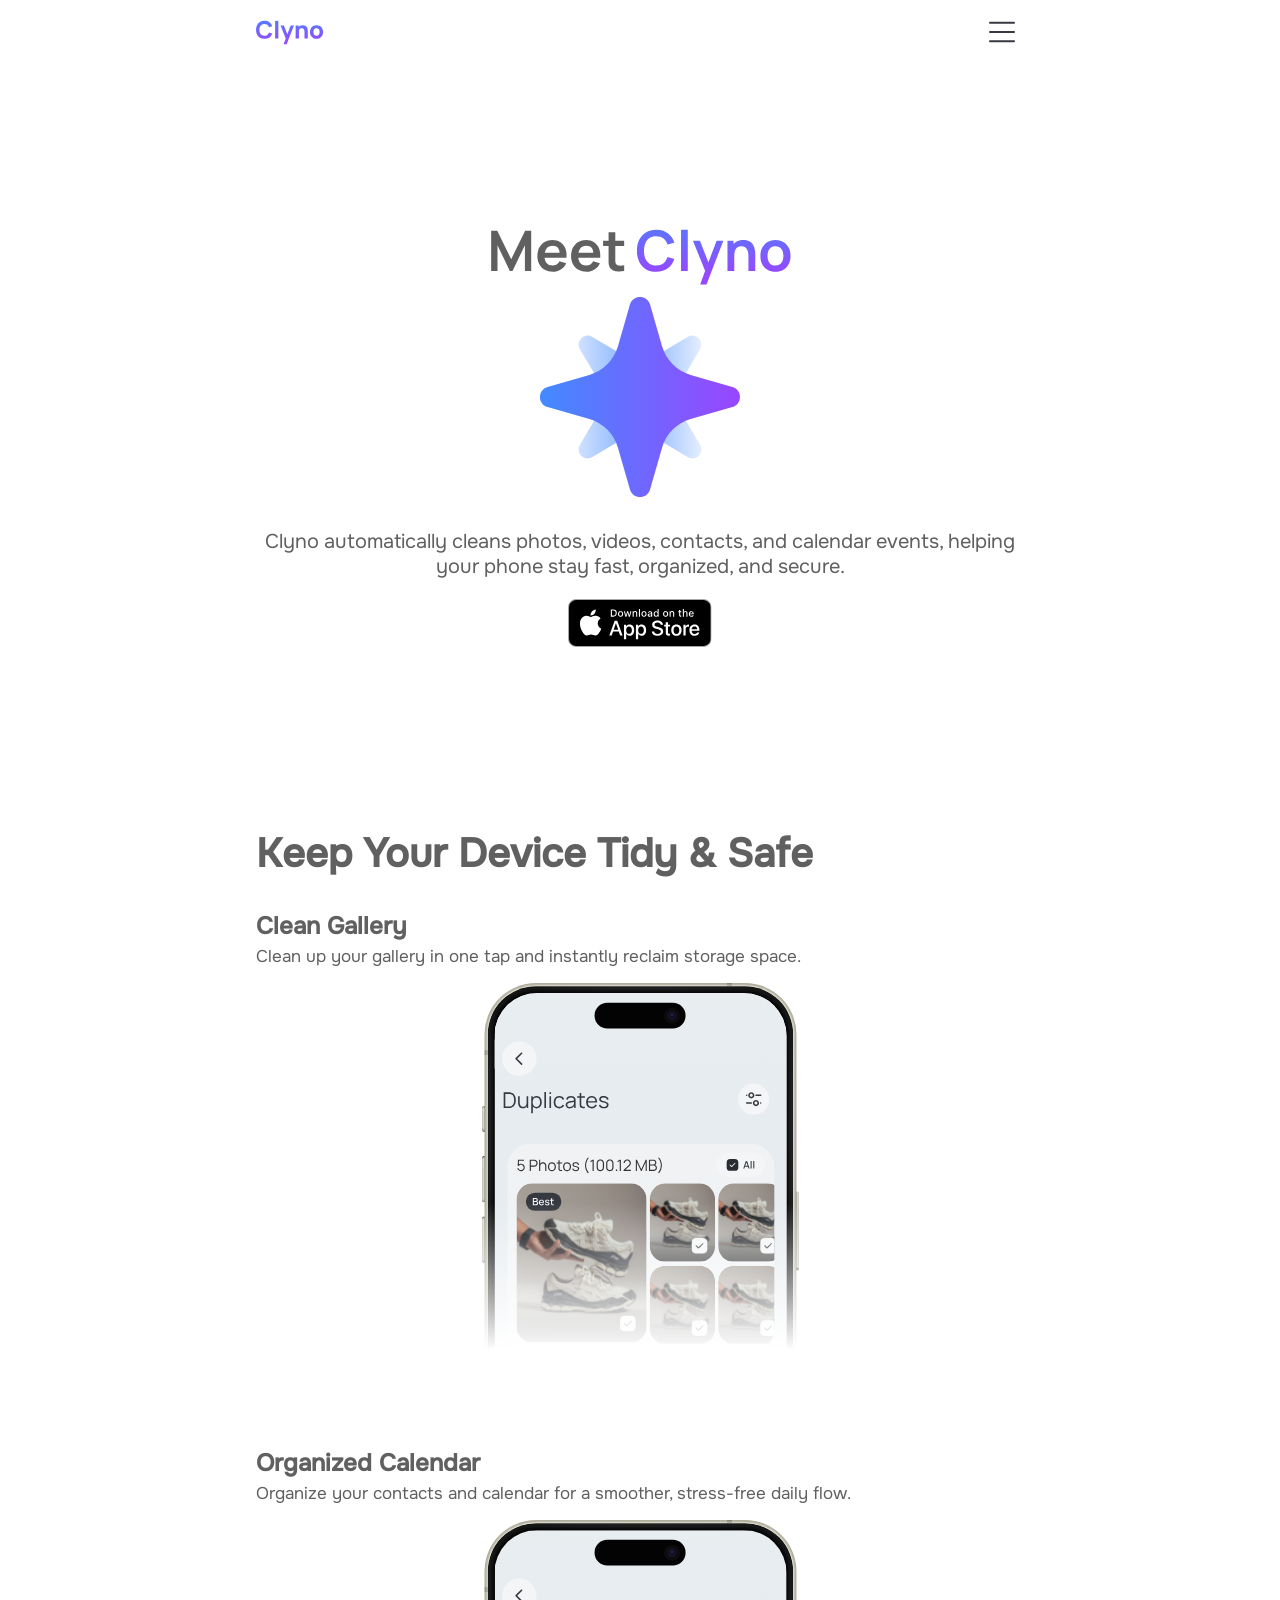
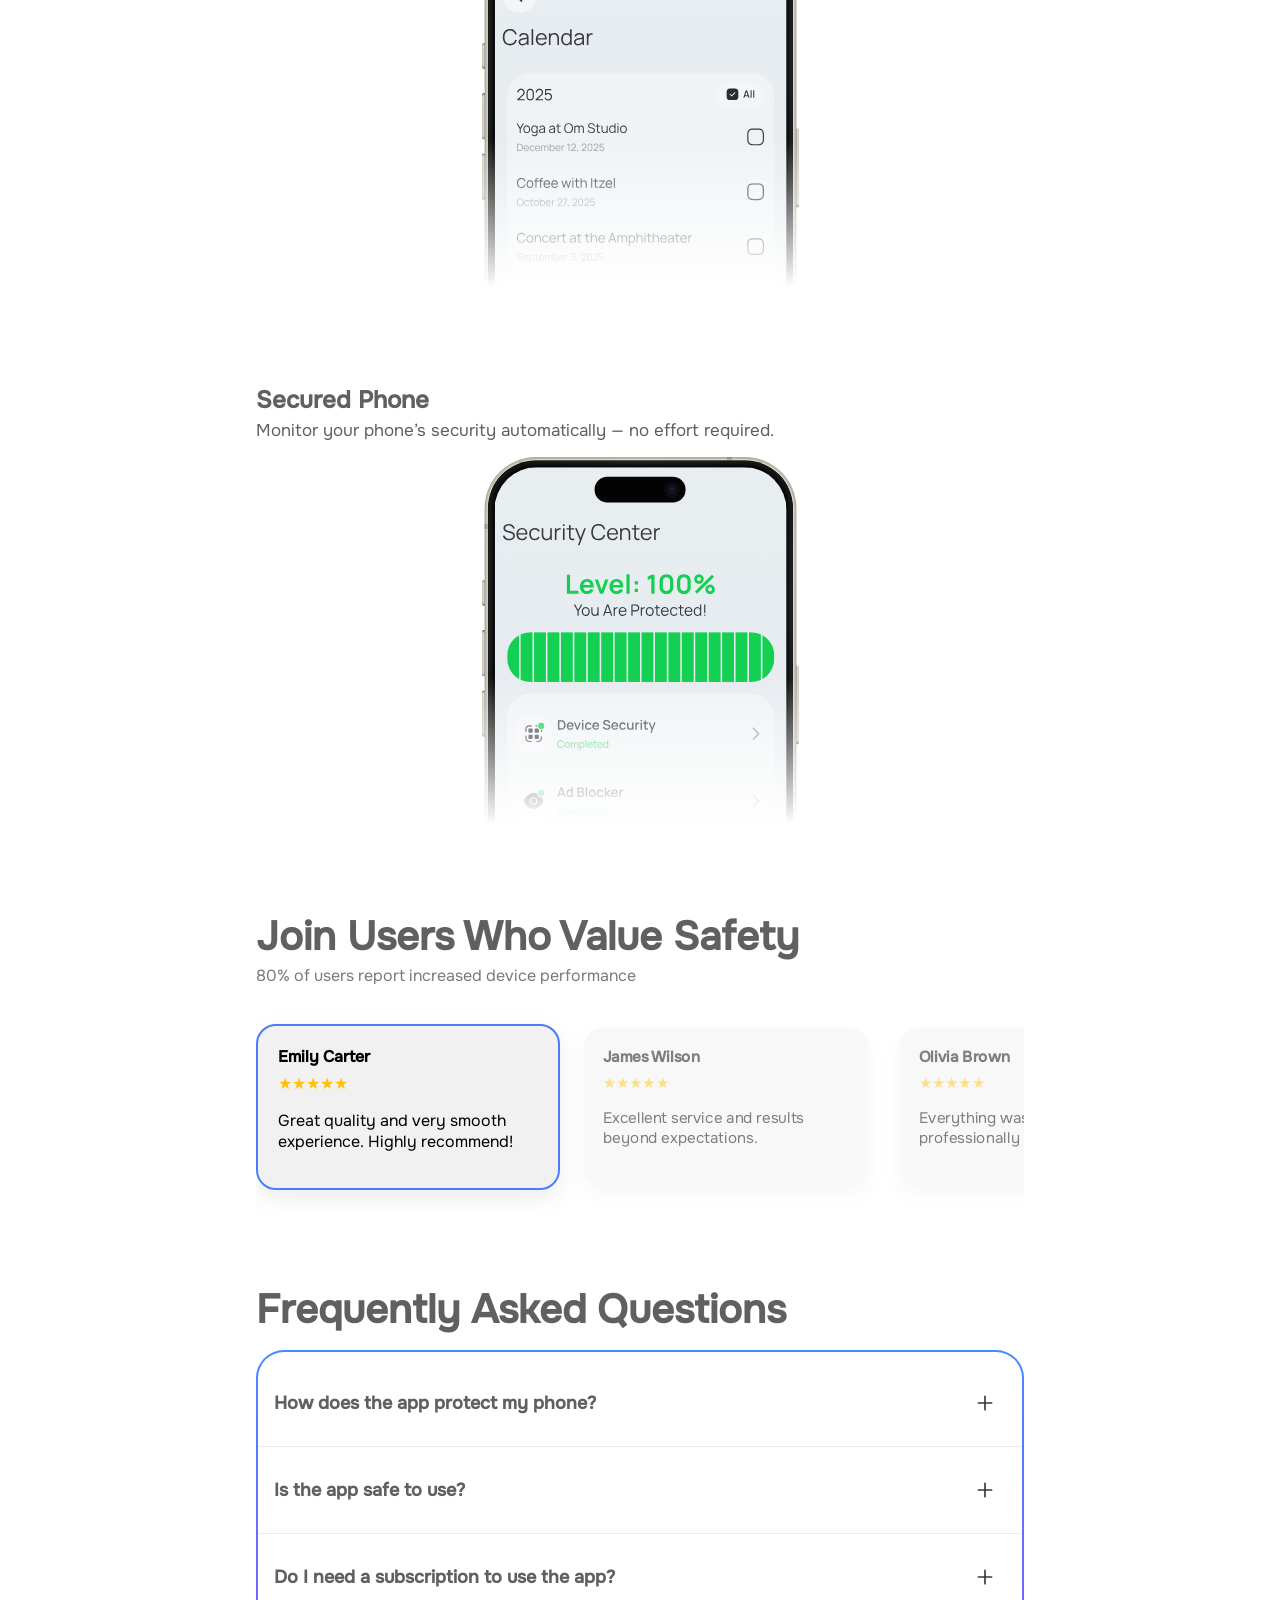
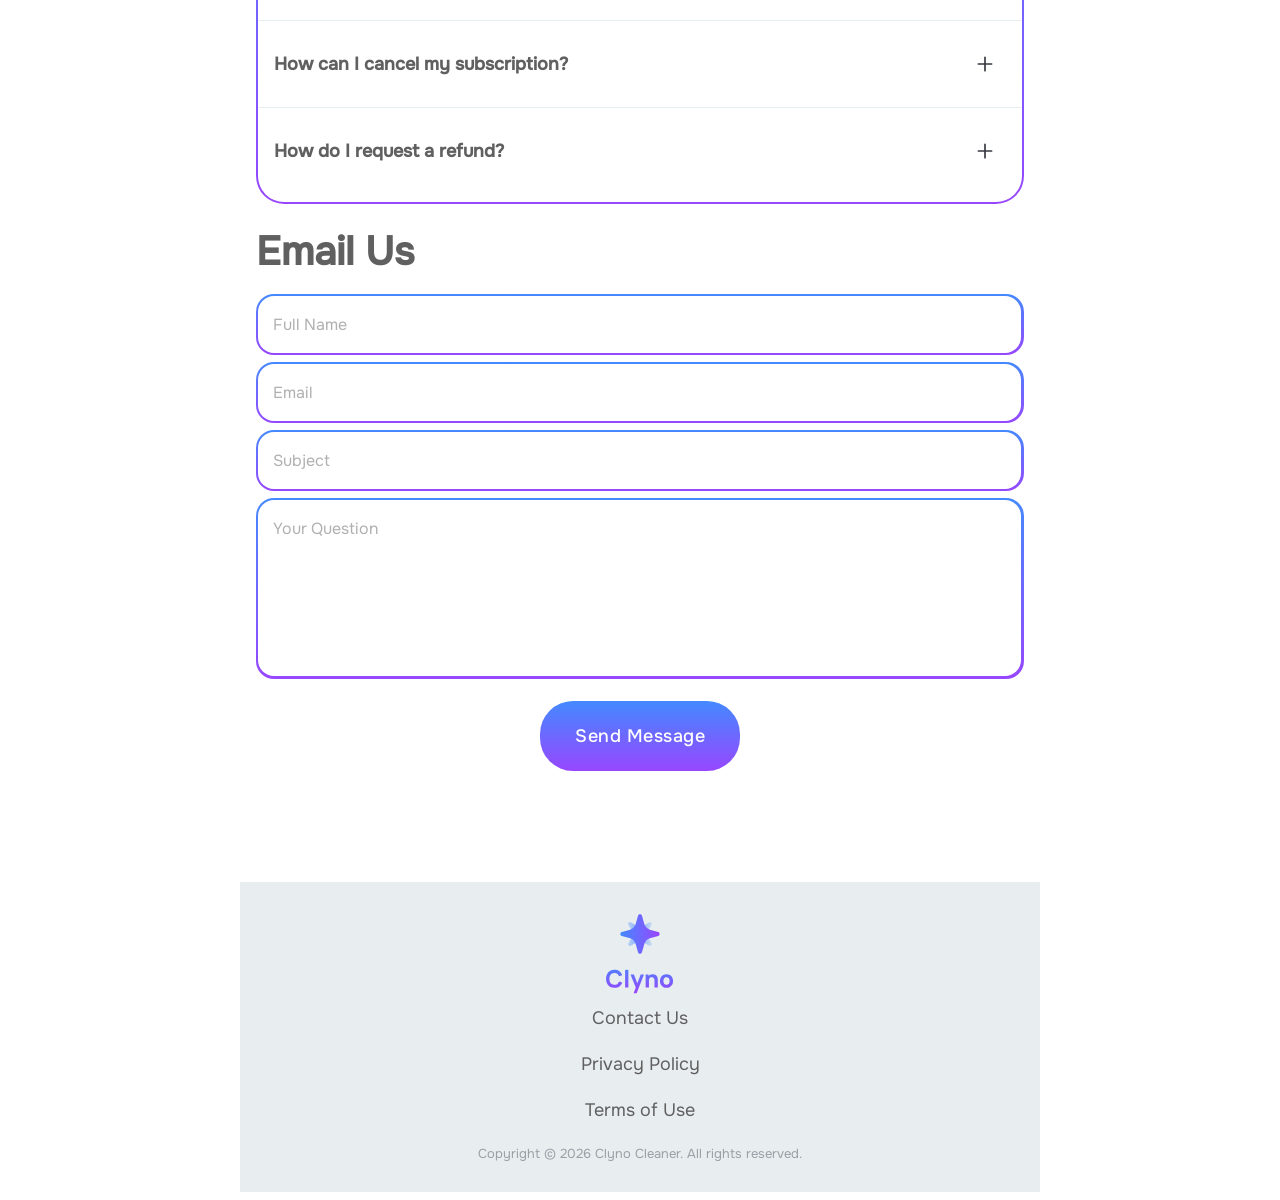
<file: index.html>
<!doctype html>
<html lang="en">

<head>
    <meta charset="UTF-8">
    <meta name="viewport"
        content="width=device-width, user-scalable=no, initial-scale=1.0, maximum-scale=1.0, minimum-scale=1.0">
    <meta http-equiv="X-UA-Compatible" content="ie=edge">
    <link rel="stylesheet" href="css/style.css">
    <title>Clyno</title>
    <link rel="icon" type="image/svg" href="assets/img/applogo_clyno.svg">
</head>

<body>
    <header class="header header-home">
        <div class="container">
            <div class="header-content">
                <a href="index.html" class="logo">
                    <img src="assets/img/Logo.svg" alt="logo">   
                </a>
                <div class="navigation-panel">
                    <nav class="nav">
                        <div class="nav-header">
                            
                          <span class="nav-cross" id="close-nav">
                                <img width="44" height="44" viewBox="0 0 44 44" fill="none"
                                                    src="assets/img/close-nav.svg">
                            </span>
                        </div>

                        <div class="nav-inner">
                            <ul class="nav-list">
                                <li><a href="#FAQ">Frequently Asked Questions</a></li>
                                <li><a href="#Informations">How Does It Work?</a></li>
                                <li><a href="#EmailUs">Contact Us</a></li>
                                <li><a href="clyno_privacy.html">Privacy Policy</a></li>
                                <li><a href="clyno_terms.html">Terms of Use</a></li>
                            </ul>
                        </div>
                    </nav>
                        <div class="nav-overlay" id="nav-overlay"></div>
                        <div class="nav-sandwich" id="nav-sandwich">
                        <img width="32" height="32" viewBox="0 0 32 32" fill="none"
                                src="assets/img/menu-icon-app.svg">
                        </div>
                </div>
            </div>
        </div>
    </header>
    
    <main class="main">
            <div class="container">
                <div class="main-content">
                    <div class="main-banner">
                        
                        <div class="main-banner-img">
                            <img src="assets/img/headline.svg" alt="iphone-img">
                            <img width="224" height="224" src="assets/img/icon-clyno.svg" alt="main-icon-img">
                        </div>
                        <p class="main-description">
                            Clyno automatically cleans photos, videos, contacts, and calendar events, helping your phone stay fast, organized, and secure.
                        </p>
                       <a href="https://apps.apple.com/app/clean-up-storage-clyno/id6759325448"><img src="assets/img/Download_on_the_App_Store.svg" alt="iphone-img"></a>
                    </div>
                </div>
            </div>
        </main>
        
        <section class="info-bloсk" id="Informations">
            <div class="container">
                
                <div class="info-bloсk-content">
                    <h2 class="section-title">
                        Keep Your Device Tidy & Safe
                    </h2>
                    <div class="info-bloсk-list">                       
                        
                            <div class="info-bloсk-card-text">
                                <h3 class="section-subtitle">
                                    Clean Gallery
                                </h3>
                             Clean up your gallery in one tap and instantly reclaim storage space.
                            </div>
                        <div class="info-bloсk-card">
                            
                            <div class="image-info">
                                <img src="assets/img/iPhone-1.svg" alt="">
                            </div>
                        
                            
                        </div>
                                                                   
                    </div>
                </div>
            </div>
        </section>
<section class="info-bloсk">
            <div class="container">
                
                <div class="info-bloсk-content">
                    
                    <div class="info-bloсk-list">                       
                        
                            <div class="info-bloсk-card-text">
                                <h3 class="section-subtitle">
                                    Organized Calendar
                                </h3>
                             Organize your contacts and calendar for a smoother, stress-free daily flow.
                            </div>
                        <div class="info-bloсk-card">
                            
                            <div class="image-info">
                                <img src="assets/img/iPhone-2.svg" alt="img">
                            </div>
                        
                            
                        </div>
                                                                   
                    </div>
                </div>
            </div>
        </section>
<section class="info-bloсk">
            <div class="container">
                
                <div class="info-bloсk-content">
                    
                    <div class="info-bloсk-list">                       
                        
                            <div class="info-bloсk-card-text">
                                <h3 class="section-subtitle">
                                    Secured Phone
                                </h3>
                             Monitor your phone’s security automatically — no effort required.
                            </div>
                        <div class="info-bloсk-card">
                            
                            <div class="image-info">
                                <img src="assets/img/iPhone-3.svg" alt="img">
                            </div>
                        
                            
                        </div>
                                                                   
                    </div>
                </div>
            </div>
        </section>
    
    <section class="reviews">
  <div class="container">
    <h2 class="section-title center">Join Users Who Value Safety</h2>
    <p class="reviews-subtitle">80% of users report increased device performance</p>

    <div class="reviews-slider">
      <div class="review-card active">
        <div class="review-name">Emily Carter</div>
        <div class="review-stars">★★★★★</div>
        <p>Great quality and very smooth experience. Highly recommend!</p>
      </div>

      <div class="review-card">
        <div class="review-name">James Wilson</div>
        <div class="review-stars">★★★★★</div>
        <p>Excellent service and results beyond expectations.</p>
      </div>

      <div class="review-card">
        <div class="review-name">Olivia Brown</div>
        <div class="review-stars">★★★★★</div>
        <p>Everything was easy, clear, and professionally done.</p>
      </div>
    </div>
  </div>
</section>
    
    
       <section class="faq" id="FAQ">
            <div class="container">
                <div class="faq-content">
                    <h2 class="section-title">
                        Frequently Asked Questions
                    </h2>
                    <div class="faq-frame">
                    <div class="faq-list">
                        <div class="faq-el">
                            <div class="faq-el-head">
                                <div class="faq-el-head-text">
                                    How does the app protect my phone?
                                </div>
                                <div class="faq-el-head-itm">
                                    
                                  <span class="faq-el-head-itm-plus">
  <img src="assets/img/Component-plus.svg" alt="open">
</span>

<span class="faq-el-head-itm-minus">
  <img src="assets/img/Component-minus.svg" alt="close">
</span>
                                    
                                </div>
                            </div>
                            <div class="faq-el-body">
                                <p class="faq-el-text">
                                   The app protects your phone by constantly monitoring it for potential threats, blocking malicious websites and apps, and warning you about suspicious activity. It helps keep your personal data safe, improves overall security, and ensures your device runs smoothly without unnecessary risks.
                                </p>
                            </div>
                        </div>
                        <div class="faq-el">
                            <div class="faq-el-head">
                                <div class="faq-el-head-text">
                                    Is the app safe to use?
                                </div>
                                <div class="faq-el-head-itm">
                                    
                                    <span class="faq-el-head-itm-plus">
  <img src="assets/img/Component-plus.svg" alt="open">
</span>

<span class="faq-el-head-itm-minus">
  <img src="assets/img/Component-minus.svg" alt="close">
</span>
                                    
                                </div>
                            </div>
                            <div class="faq-el-body">
                                <p class="faq-el-text">
                                    Yes, the app is safe to use. It follows strict security and privacy standards, does not access personal data without permission, and works in the background to protect your device without affecting performance.
                                </p>
                            </div>
                        </div>
                        
                        <div class="faq-el">
                            <div class="faq-el-head">
                                <div class="faq-el-head-text">
                                    Do I need a subscription to use the app?
                                </div>
                                <div class="faq-el-head-itm">
                                    
                                    <span class="faq-el-head-itm-plus">
  <img src="assets/img/Component-plus.svg" alt="open">
</span>

<span class="faq-el-head-itm-minus">
  <img src="assets/img/Component-minus.svg" alt="close">
</span>
                                    
                                </div>
                            </div>
                            <div class="faq-el-body">
                                <p class="faq-el-text">
                                   It depends on the features you want. The app can be used for free with basic protection, but a subscription may be required to unlock advanced features and premium support.
                                </p>
                            </div>
                        </div>

                        <div class="faq-el">
                            <div class="faq-el-head">
                                <div class="faq-el-head-text">
                                   How can I cancel my subscription?
                                </div>
                                <div class="faq-el-head-itm">
                                    
                                    <span class="faq-el-head-itm-plus">
  <img src="assets/img/Component-plus.svg" alt="open">
</span>

<span class="faq-el-head-itm-minus">
  <img src="assets/img/Component-minus.svg" alt="close">
</span>
                                    
                                </div>
                            </div>
                            <div class="faq-el-body">
                                <p class="faq-el-text">
                                    To cancel your subscription, go to your account settings in the app, find the “Subscriptions” or “Billing” section, and select “Cancel Subscription.” Follow the on-screen instructions to complete the cancellation. You may also be able to cancel through the app store (Apple App Store) that you used to subscribe. If you need help, contact customer support.
                                </p>
                            </div>
                        </div>
                        
                        <div class="faq-el">
                            <div class="faq-el-head">
                                <div class="faq-el-head-text">
                                    How do I request a refund?
                                </div>
                                <div class="faq-el-head-itm">
                                    
                                    <span class="faq-el-head-itm-plus">
  <img src="assets/img/Component-plus.svg" alt="open">
</span>

<span class="faq-el-head-itm-minus">
  <img src="assets/img/Component-minus.svg" alt="close">
</span>
                                    
                                </div>
                            </div>
                            
                            <div class="faq-el-body">
                                <p class="faq-el-text">
                                    To request a refund, go to the Support or Help section in the app or on the website, then submit a refund request with your order or subscription details and a brief reason for the request. If you purchased through the Apple App Store, you may need to request the refund directly through your app store account purchase history. Follow the instructions provided there to submit your request. If you need help, contact customer support for assistance.
                                </p>
                            </div>
                        </div>
                        
                    </div>
                        </div>
                </div>
            </div>
        </section>
        
        <section class="form-block" id="EmailUs">
            <div class="container">
                <h2 class="section-title-forms">
                    Email Us
                </h2>
                
                <form action="https://api.web3forms.com/submit" class="form" method="POST">
                    <input type="hidden" name="access_key" value="c76c38e9-58e8-477c-aebf-646b573f2ac4">
                    <input type="hidden" name="redirect" value="https://web3forms.com/success" />
                    <div class="form-group">
                        <input type="text" name="name" placeholder="Full Name" required>
                    </div>
                    <div class="form-group">
                        <input type="email" name="email" placeholder="Email" required>
                    </div>
                    <div class="form-group">
                        <input type="text" name="title" placeholder="Subject" required>
                    </div>
                    <div class="form-group">
                        <textarea name="description" placeholder="Your Question" required></textarea>
                    </div>
                    <div class="form-button">
                        <button type="submit">Send Message</button>
                    </div>
                </form>
                
            </div>
        </section>
        
        <footer class="footer">
            <div class="container-footer">
                <div class="footer-content">
                    <a href="index.html" class="logo">
                        <img src="assets/img/applogo_clyno.svg" alt="logo">
                        
                    </a>
                    <a href="index.html" class="logo">
                    <img src="assets/img/Logo.svg" alt="logo">
                        </a>
                    <nav class="footer-nav">
                        <ul class="footer-list">
                            <li><a href="#form">Contact Us</a></li>
                            <li><a href="clyno_privacy.html">Privacy Policy</a></li>
                            <li><a href="clyno_terms.html">Terms of Use</a></li>
                        </ul>
                    </nav>
                    
                </div>
                <div class="copy-text">
                    Copyright © <script>document.write(new Date().getFullYear());</script> Clyno Cleaner. All rights reserved.
                </div>
            </div>
        </footer>
        
    


    <script src="https://code.jquery.com/jquery-3.7.1.js"
        integrity="sha256-eKhayi8LEQwp4NKxN+CfCh+3qOVUtJn3QNZ0TciWLP4=" crossorigin="anonymous"></script>
    <script src="https://web3forms.com/client/script.js" async defer></script>
    <script src="js/main.js"></script>
</body>
</html>
</file>
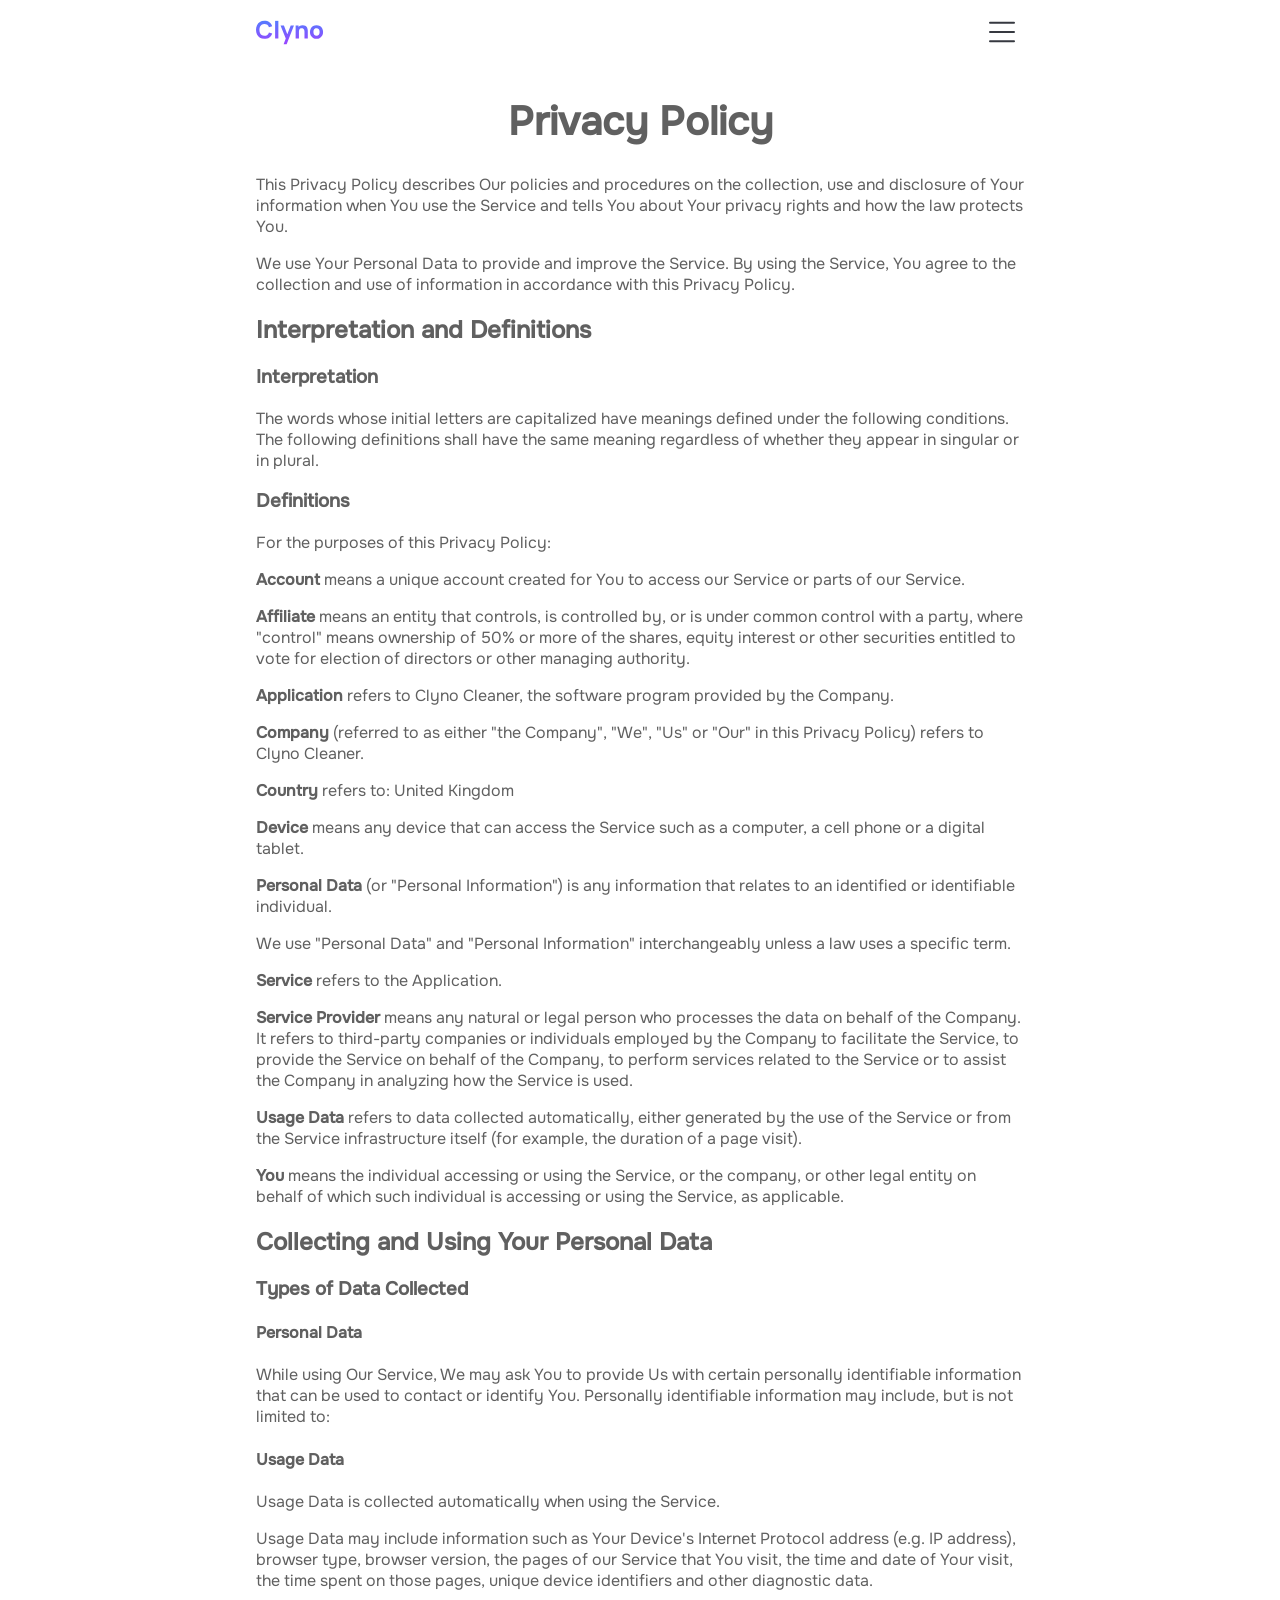
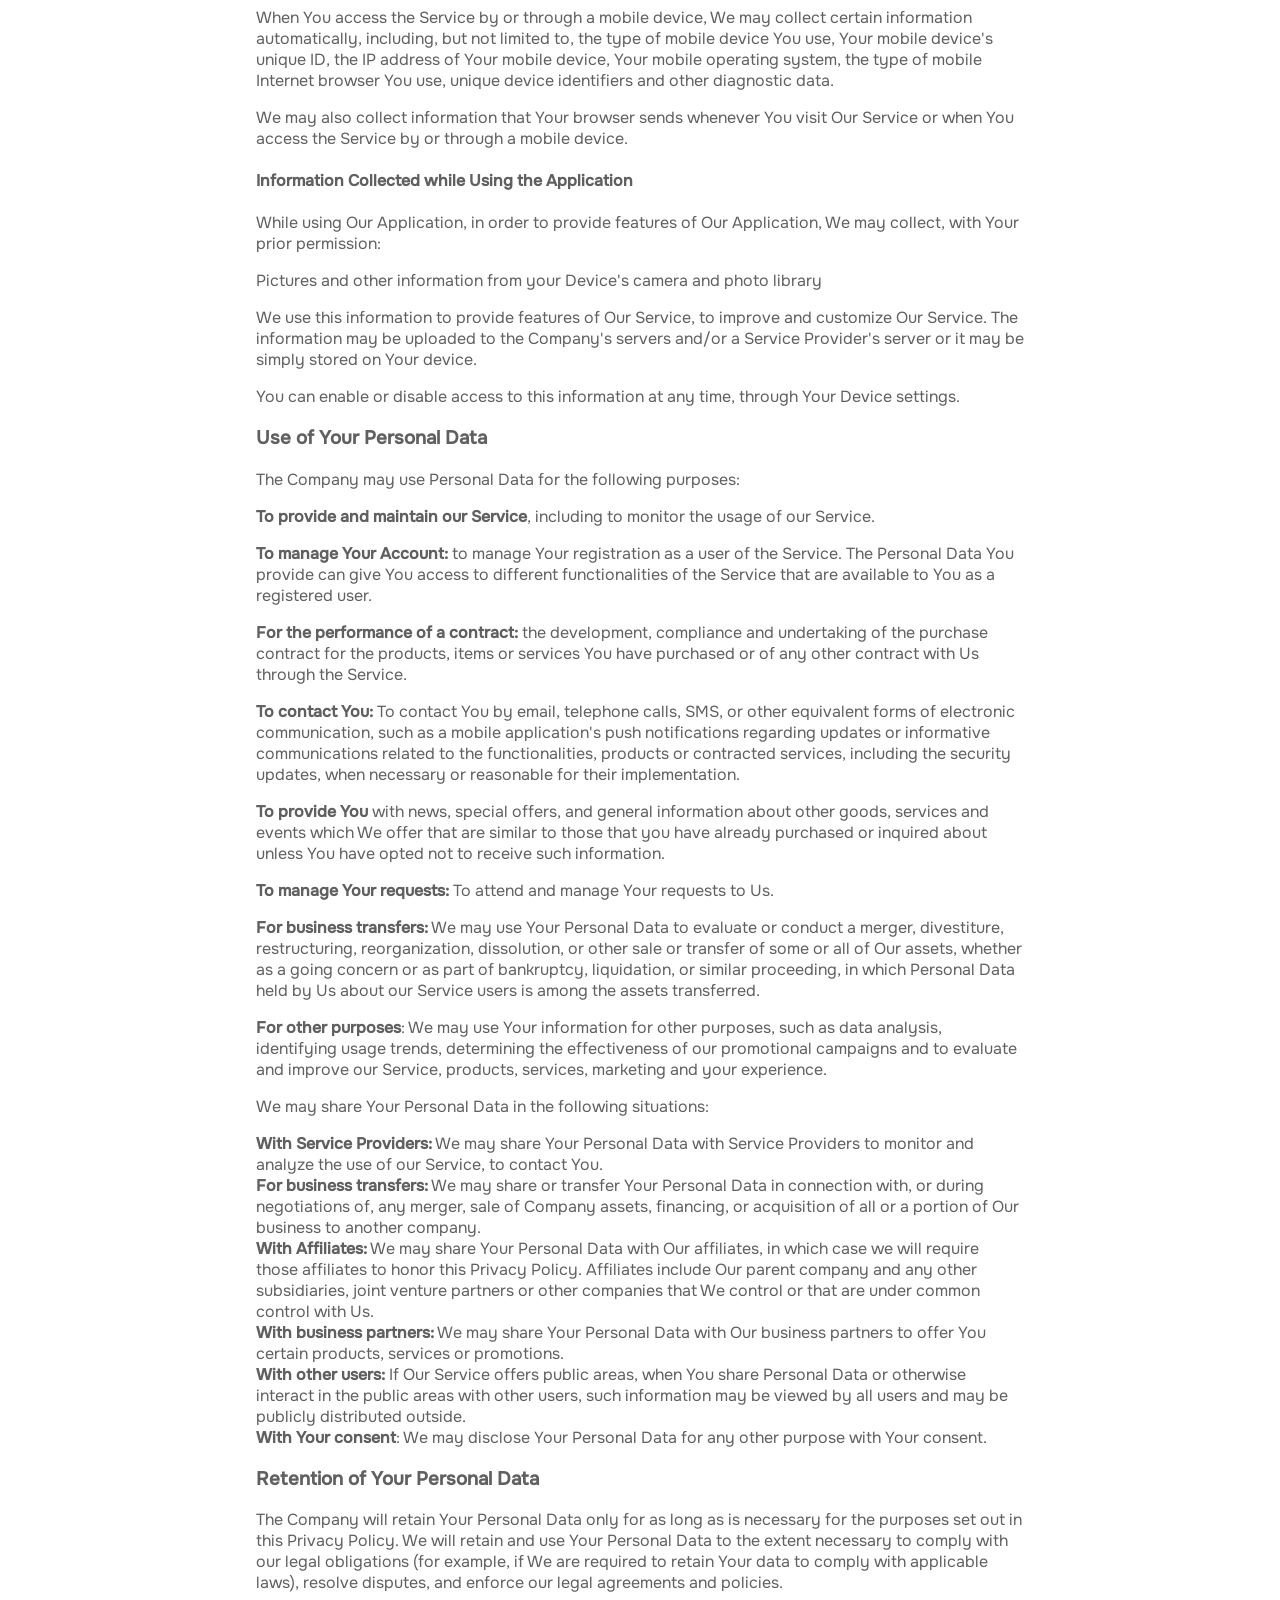
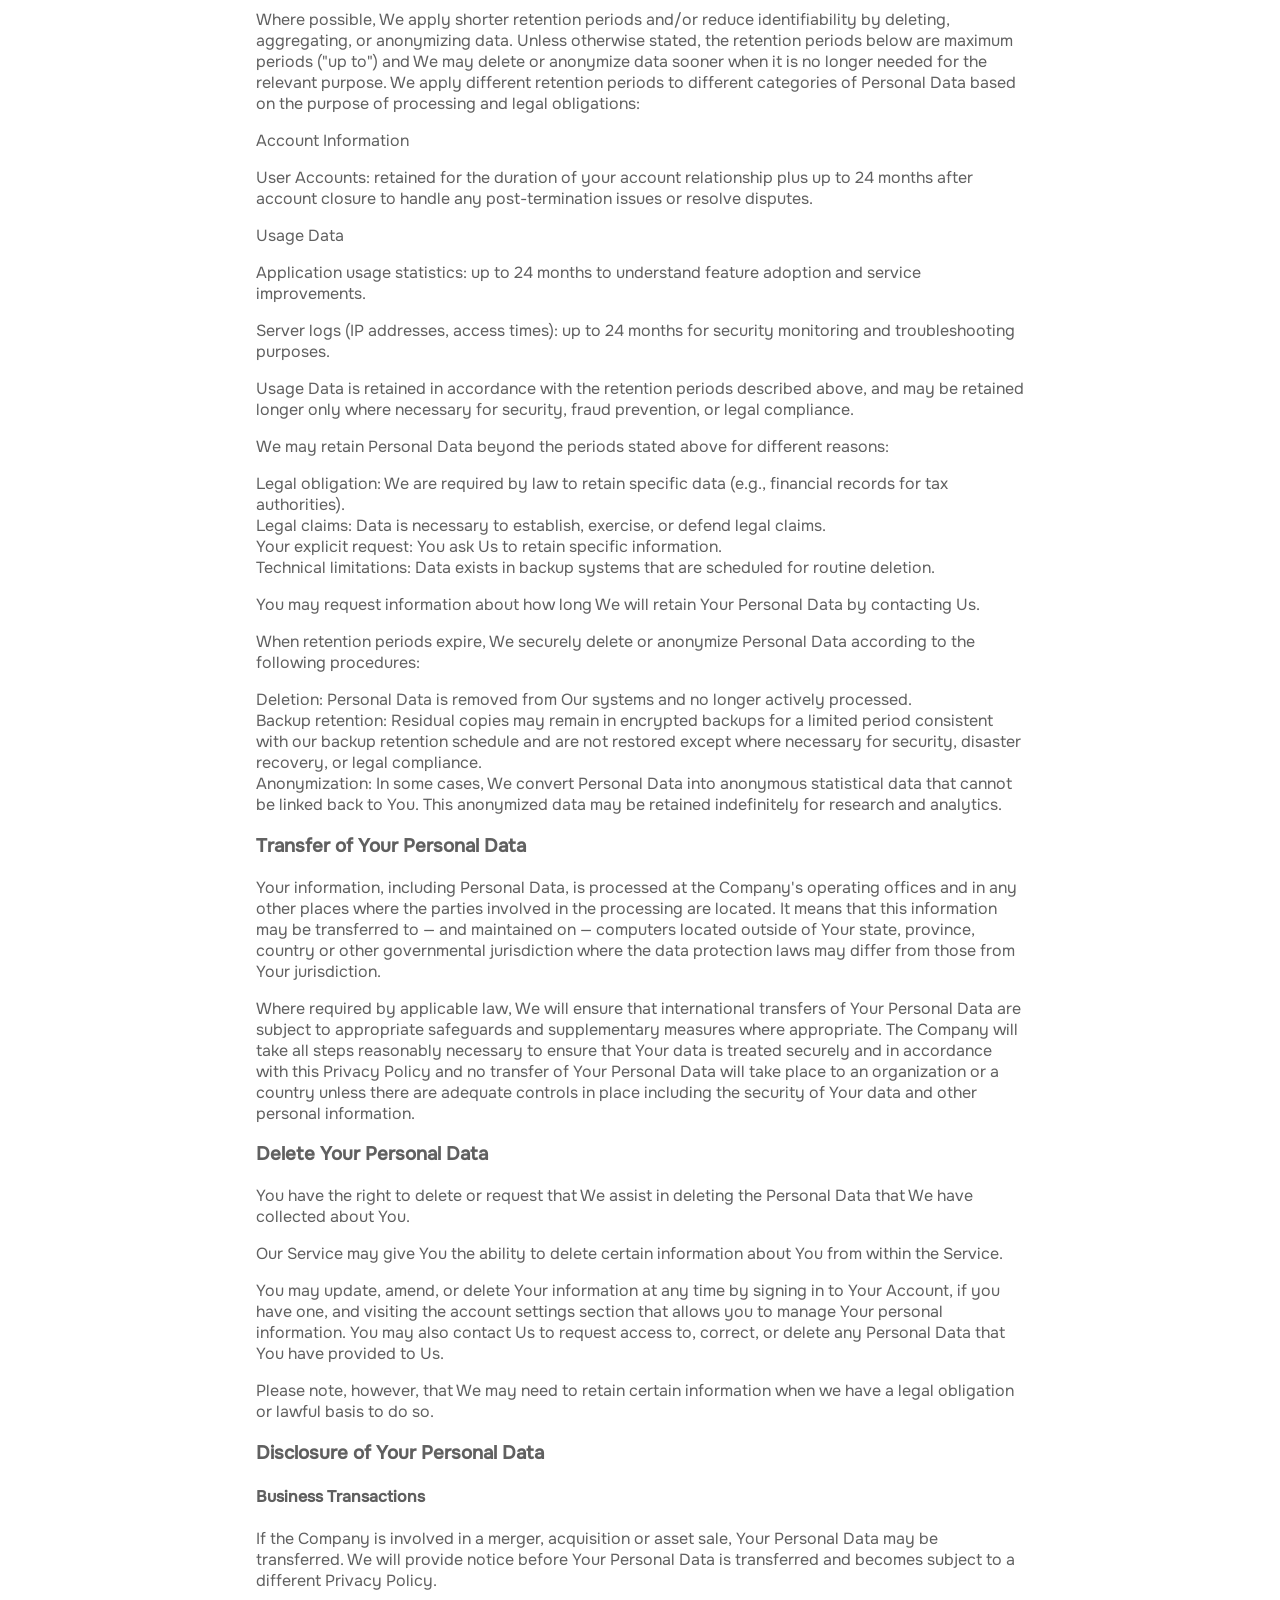
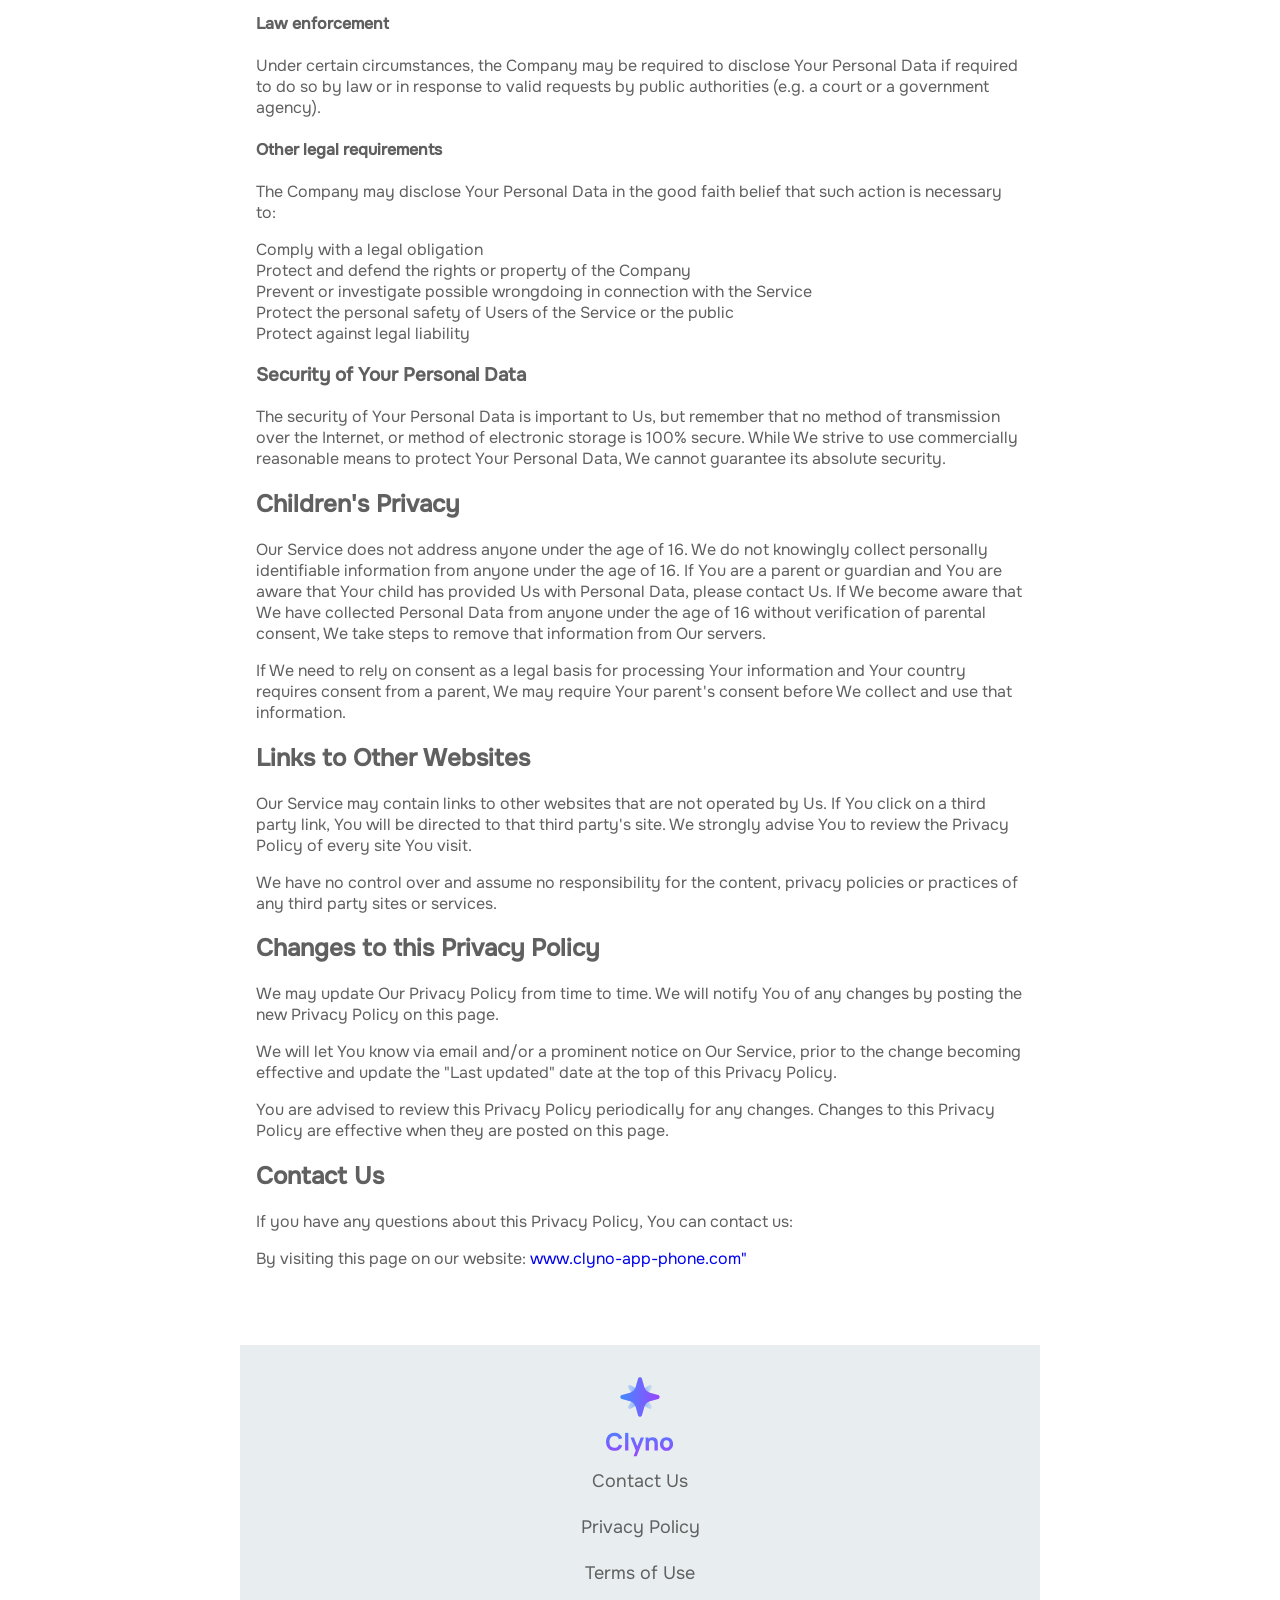
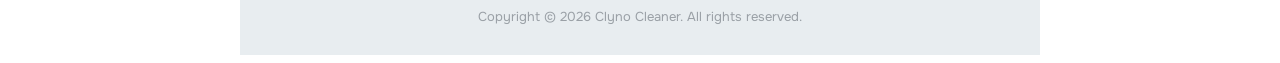
<file: clyno_privacy.html>
<!doctype html>
<html lang="en">

<head>
    <meta charset="UTF-8">
    <meta name="viewport"
        content="width=device-width, user-scalable=no, initial-scale=1.0, maximum-scale=1.0, minimum-scale=1.0">
    <meta http-equiv="X-UA-Compatible" content="ie=edge">
    <link rel="stylesheet" href="css/style.css">
    <title>Clyno</title>
    <link rel="icon" type="image/svg" href="assets/img/applogo_clyno.svg">
</head>

<body>
    <header class="header header-home">
        <div class="container">
            <div class="header-content">
                <a href="index.html" class="logo">
                    <img src="assets/img/Logo.svg" alt="logo">   
                </a>
                <div class="navigation-panel">
                    <nav class="nav">
                        <div class="nav-header">
                            
                          <span class="nav-cross" id="close-nav">
                                <img width="44" height="44" viewBox="0 0 44 44" fill="none"
                                                    src="assets/img/close-nav.svg">
                            </span>
                        </div>

                        <div class="nav-inner">
                            <ul class="nav-list">
                                <li><a href="index.html#FAQ">Frequently Asked Questions</a></li>
                                <li><a href="index.html#Informations">How Does It Work?</a></li>
                                <li><a href="index.html#EmailUs">Contact Us</a></li>
                                <li><a href="clyno_privacy.html">Privacy Policy</a></li>
                            <li><a href="clyno_terms.html">Terms of Use</a></li>
                            </ul>
                        </div>
                    </nav>
                        <div class="nav-overlay" id="nav-overlay"></div>
                        <div class="nav-sandwich" id="nav-sandwich">
                        <img width="32" height="32" viewBox="0 0 32 32" fill="none"
                                src="assets/img/menu-icon-app.svg">
                        </div>
                </div>
            </div>
        </div>
    </header>
<div class="wrapper info-page">
        <section class="info">
    <h2 class="section-title section-title--info">
        Privacy Policy
    </h2>

    <div class="container-privacy-policy">
<p>This Privacy Policy describes Our policies and procedures on the collection, use and disclosure of Your information when You use the Service and tells You about Your privacy rights and how the law protects You.</p>
<p>We use Your Personal Data to provide and improve the Service. By using the Service, You agree to the collection and use of information in accordance with this Privacy Policy.</p>
<h2>Interpretation and Definitions</h2>
<h3>Interpretation</h3>
<p>The words whose initial letters are capitalized have meanings defined under the following conditions. The following definitions shall have the same meaning regardless of whether they appear in singular or in plural.</p>
<h3>Definitions</h3>
<p>For the purposes of this Privacy Policy:</p>
<ul>
<li>
<p><strong>Account</strong> means a unique account created for You to access our Service or parts of our Service.</p>
</li>
<li>
<p><strong>Affiliate</strong> means an entity that controls, is controlled by, or is under common control with a party, where &quot;control&quot; means ownership of 50% or more of the shares, equity interest or other securities entitled to vote for election of directors or other managing authority.</p>
</li>
<li>
<p><strong>Application</strong> refers to Clyno Cleaner, the software program provided by the Company.</p>
</li>
<li>
<p><strong>Company</strong> (referred to as either &quot;the Company&quot;, &quot;We&quot;, &quot;Us&quot; or &quot;Our&quot; in this Privacy Policy) refers to Clyno Cleaner.</p>
</li>
<li>
<p><strong>Country</strong> refers to:  United Kingdom</p>
</li>
<li>
<p><strong>Device</strong> means any device that can access the Service such as a computer, a cell phone or a digital tablet.</p>
</li>
<li>
<p><strong>Personal Data</strong> (or &quot;Personal Information&quot;) is any information that relates to an identified or identifiable individual.</p>
<p>We use &quot;Personal Data&quot; and &quot;Personal Information&quot; interchangeably unless a law uses a specific term.</p>
</li>
<li>
<p><strong>Service</strong> refers to the Application.</p>
</li>
<li>
<p><strong>Service Provider</strong> means any natural or legal person who processes the data on behalf of the Company. It refers to third-party companies or individuals employed by the Company to facilitate the Service, to provide the Service on behalf of the Company, to perform services related to the Service or to assist the Company in analyzing how the Service is used.</p>
</li>
<li>
<p><strong>Usage Data</strong> refers to data collected automatically, either generated by the use of the Service or from the Service infrastructure itself (for example, the duration of a page visit).</p>
</li>
<li>
<p><strong>You</strong> means the individual accessing or using the Service, or the company, or other legal entity on behalf of which such individual is accessing or using the Service, as applicable.</p>
</li>
</ul>
<h2>Collecting and Using Your Personal Data</h2>
<h3>Types of Data Collected</h3>
<h4>Personal Data</h4>
<p>While using Our Service, We may ask You to provide Us with certain personally identifiable information that can be used to contact or identify You. Personally identifiable information may include, but is not limited to:</p>
<h4>Usage Data</h4>
<p>Usage Data is collected automatically when using the Service.</p>
<p>Usage Data may include information such as Your Device's Internet Protocol address (e.g. IP address), browser type, browser version, the pages of our Service that You visit, the time and date of Your visit, the time spent on those pages, unique device identifiers and other diagnostic data.</p>
<p>When You access the Service by or through a mobile device, We may collect certain information automatically, including, but not limited to, the type of mobile device You use, Your mobile device's unique ID, the IP address of Your mobile device, Your mobile operating system, the type of mobile Internet browser You use, unique device identifiers and other diagnostic data.</p>
<p>We may also collect information that Your browser sends whenever You visit Our Service or when You access the Service by or through a mobile device.</p>
<h4>Information Collected while Using the Application</h4>
<p>While using Our Application, in order to provide features of Our Application, We may collect, with Your prior permission:</p>
<ul>
<li>Pictures and other information from your Device's camera and photo library</li>
</ul>
<p>We use this information to provide features of Our Service, to improve and customize Our Service. The information may be uploaded to the Company's servers and/or a Service Provider's server or it may be simply stored on Your device.</p>
<p>You can enable or disable access to this information at any time, through Your Device settings.</p>
<h3>Use of Your Personal Data</h3>
<p>The Company may use Personal Data for the following purposes:</p>
<ul>
<li>
<p><strong>To provide and maintain our Service</strong>, including to monitor the usage of our Service.</p>
</li>
<li>
<p><strong>To manage Your Account:</strong> to manage Your registration as a user of the Service. The Personal Data You provide can give You access to different functionalities of the Service that are available to You as a registered user.</p>
</li>
<li>
<p><strong>For the performance of a contract:</strong> the development, compliance and undertaking of the purchase contract for the products, items or services You have purchased or of any other contract with Us through the Service.</p>
</li>
<li>
<p><strong>To contact You:</strong> To contact You by email, telephone calls, SMS, or other equivalent forms of electronic communication, such as a mobile application's push notifications regarding updates or informative communications related to the functionalities, products or contracted services, including the security updates, when necessary or reasonable for their implementation.</p>
</li>
<li>
<p><strong>To provide You</strong> with news, special offers, and general information about other goods, services and events which We offer that are similar to those that you have already purchased or inquired about unless You have opted not to receive such information.</p>
</li>
<li>
<p><strong>To manage Your requests:</strong> To attend and manage Your requests to Us.</p>
</li>
<li>
<p><strong>For business transfers:</strong> We may use Your Personal Data to evaluate or conduct a merger, divestiture, restructuring, reorganization, dissolution, or other sale or transfer of some or all of Our assets, whether as a going concern or as part of bankruptcy, liquidation, or similar proceeding, in which Personal Data held by Us about our Service users is among the assets transferred.</p>
</li>
<li>
<p><strong>For other purposes</strong>: We may use Your information for other purposes, such as data analysis, identifying usage trends, determining the effectiveness of our promotional campaigns and to evaluate and improve our Service, products, services, marketing and your experience.</p>
</li>
</ul>
<p>We may share Your Personal Data in the following situations:</p>
<ul>
<li><strong>With Service Providers:</strong> We may share Your Personal Data with Service Providers to monitor and analyze the use of our Service,  to contact You.</li>
<li><strong>For business transfers:</strong> We may share or transfer Your Personal Data in connection with, or during negotiations of, any merger, sale of Company assets, financing, or acquisition of all or a portion of Our business to another company.</li>
<li><strong>With Affiliates:</strong> We may share Your Personal Data with Our affiliates, in which case we will require those affiliates to honor this Privacy Policy. Affiliates include Our parent company and any other subsidiaries, joint venture partners or other companies that We control or that are under common control with Us.</li>
<li><strong>With business partners:</strong> We may share Your Personal Data with Our business partners to offer You certain products, services or promotions.</li>
<li><strong>With other users:</strong> If Our Service offers public areas, when You share Personal Data or otherwise interact in the public areas with other users, such information may be viewed by all users and may be publicly distributed outside.</li>
<li><strong>With Your consent</strong>: We may disclose Your Personal Data for any other purpose with Your consent.</li>
</ul>
<h3>Retention of Your Personal Data</h3>
<p>The Company will retain Your Personal Data only for as long as is necessary for the purposes set out in this Privacy Policy. We will retain and use Your Personal Data to the extent necessary to comply with our legal obligations (for example, if We are required to retain Your data to comply with applicable laws), resolve disputes, and enforce our legal agreements and policies.</p>
<p>Where possible, We apply shorter retention periods and/or reduce identifiability by deleting, aggregating, or anonymizing data. Unless otherwise stated, the retention periods below are maximum periods (&quot;up to&quot;) and We may delete or anonymize data sooner when it is no longer needed for the relevant purpose. We apply different retention periods to different categories of Personal Data based on the purpose of processing and legal obligations:</p>
<ul>
<li>
<p>Account Information</p>
<ul>
<li>User Accounts: retained for the duration of your account relationship plus up to 24 months after account closure to handle any post-termination issues or resolve disputes.</li>
</ul>
</li>
<li>
<p>Usage Data</p>
<ul>
<li>
<p>Application usage statistics: up to 24 months to understand feature adoption and service improvements.</p>
</li>
<li>
<p>Server logs (IP addresses, access times): up to 24 months for security monitoring and troubleshooting purposes.</p>
</li>
</ul>
</li>
</ul>
<p>Usage Data is retained in accordance with the retention periods described above, and may be retained longer only where necessary for security, fraud prevention, or legal compliance.</p>
<p>We may retain Personal Data beyond the periods stated above for different reasons:</p>
<ul>
<li>Legal obligation: We are required by law to retain specific data (e.g., financial records for tax authorities).</li>
<li>Legal claims: Data is necessary to establish, exercise, or defend legal claims.</li>
<li>Your explicit request: You ask Us to retain specific information.</li>
<li>Technical limitations: Data exists in backup systems that are scheduled for routine deletion.</li>
</ul>
<p>You may request information about how long We will retain Your Personal Data by contacting Us.</p>
<p>When retention periods expire, We securely delete or anonymize Personal Data according to the following procedures:</p>
<ul>
<li>Deletion: Personal Data is removed from Our systems and no longer actively processed.</li>
<li>Backup retention: Residual copies may remain in encrypted backups for a limited period consistent with our backup retention schedule and are not restored except where necessary for security, disaster recovery, or legal compliance.</li>
<li>Anonymization: In some cases, We convert Personal Data into anonymous statistical data that cannot be linked back to You. This anonymized data may be retained indefinitely for research and analytics.</li>
</ul>
<h3>Transfer of Your Personal Data</h3>
<p>Your information, including Personal Data, is processed at the Company's operating offices and in any other places where the parties involved in the processing are located. It means that this information may be transferred to — and maintained on — computers located outside of Your state, province, country or other governmental jurisdiction where the data protection laws may differ from those from Your jurisdiction.</p>
<p>Where required by applicable law, We will ensure that international transfers of Your Personal Data are subject to appropriate safeguards and supplementary measures where appropriate. The Company will take all steps reasonably necessary to ensure that Your data is treated securely and in accordance with this Privacy Policy and no transfer of Your Personal Data will take place to an organization or a country unless there are adequate controls in place including the security of Your data and other personal information.</p>
<h3>Delete Your Personal Data</h3>
<p>You have the right to delete or request that We assist in deleting the Personal Data that We have collected about You.</p>
<p>Our Service may give You the ability to delete certain information about You from within the Service.</p>
<p>You may update, amend, or delete Your information at any time by signing in to Your Account, if you have one, and visiting the account settings section that allows you to manage Your personal information. You may also contact Us to request access to, correct, or delete any Personal Data that You have provided to Us.</p>
<p>Please note, however, that We may need to retain certain information when we have a legal obligation or lawful basis to do so.</p>
<h3>Disclosure of Your Personal Data</h3>
<h4>Business Transactions</h4>
<p>If the Company is involved in a merger, acquisition or asset sale, Your Personal Data may be transferred. We will provide notice before Your Personal Data is transferred and becomes subject to a different Privacy Policy.</p>
<h4>Law enforcement</h4>
<p>Under certain circumstances, the Company may be required to disclose Your Personal Data if required to do so by law or in response to valid requests by public authorities (e.g. a court or a government agency).</p>
<h4>Other legal requirements</h4>
<p>The Company may disclose Your Personal Data in the good faith belief that such action is necessary to:</p>
<ul>
<li>Comply with a legal obligation</li>
<li>Protect and defend the rights or property of the Company</li>
<li>Prevent or investigate possible wrongdoing in connection with the Service</li>
<li>Protect the personal safety of Users of the Service or the public</li>
<li>Protect against legal liability</li>
</ul>
<h3>Security of Your Personal Data</h3>
<p>The security of Your Personal Data is important to Us, but remember that no method of transmission over the Internet, or method of electronic storage is 100% secure. While We strive to use commercially reasonable means to protect Your Personal Data, We cannot guarantee its absolute security.</p>
<h2>Children's Privacy</h2>
<p>Our Service does not address anyone under the age of 16. We do not knowingly collect personally identifiable information from anyone under the age of 16. If You are a parent or guardian and You are aware that Your child has provided Us with Personal Data, please contact Us. If We become aware that We have collected Personal Data from anyone under the age of 16 without verification of parental consent, We take steps to remove that information from Our servers.</p>
<p>If We need to rely on consent as a legal basis for processing Your information and Your country requires consent from a parent, We may require Your parent's consent before We collect and use that information.</p>
<h2>Links to Other Websites</h2>
<p>Our Service may contain links to other websites that are not operated by Us. If You click on a third party link, You will be directed to that third party's site. We strongly advise You to review the Privacy Policy of every site You visit.</p>
<p>We have no control over and assume no responsibility for the content, privacy policies or practices of any third party sites or services.</p>
<h2>Changes to this Privacy Policy</h2>
<p>We may update Our Privacy Policy from time to time. We will notify You of any changes by posting the new Privacy Policy on this page.</p>
<p>We will let You know via email and/or a prominent notice on Our Service, prior to the change becoming effective and update the &quot;Last updated&quot; date at the top of this Privacy Policy.</p>
<p>You are advised to review this Privacy Policy periodically for any changes. Changes to this Privacy Policy are effective when they are posted on this page.</p>
<h2>Contact Us</h2>
<p>If you have any questions about this Privacy Policy, You can contact us:</p>
<ul>
<li>By visiting this page on our website: <a href="http://clyno-app-phone.com" rel="external nofollow noopener" target="_blank">www.clyno-app-phone.com"</a></li>
</ul>
    </div>
</section>
    </div>
        <footer class="footer">
            <div class="container-footer">
                <div class="footer-content">
                    <a href="index.html" class="logo">
                        <img src="assets/img/applogo_clyno.svg" alt="logo">
                        
                    </a>
                    <a href="index.html" class="logo">
                    <img src="assets/img/Logo.svg" alt="logo">
                        </a>
                    <nav class="footer-nav">
                        <ul class="footer-list">
                            <li><a href="index.html#EmailUs">Contact Us</a></li>
                            <li><a href="clyno_privacy.html">Privacy Policy</a></li>
                            <li><a href="clyno_terms.html">Terms of Use</a></li>
                        </ul>
                    </nav>
                    
                </div>
                <div class="copy-text">
                    Copyright © <script>document.write(new Date().getFullYear());</script> Clyno Cleaner. All rights reserved.
                </div>
            </div>
        </footer>
        
    


    <script src="https://code.jquery.com/jquery-3.7.1.js"
        integrity="sha256-eKhayi8LEQwp4NKxN+CfCh+3qOVUtJn3QNZ0TciWLP4=" crossorigin="anonymous"></script>
    <script src="https://web3forms.com/client/script.js" async defer></script>
    <script src="js/main.js"></script>
</body>
</html>
</file>
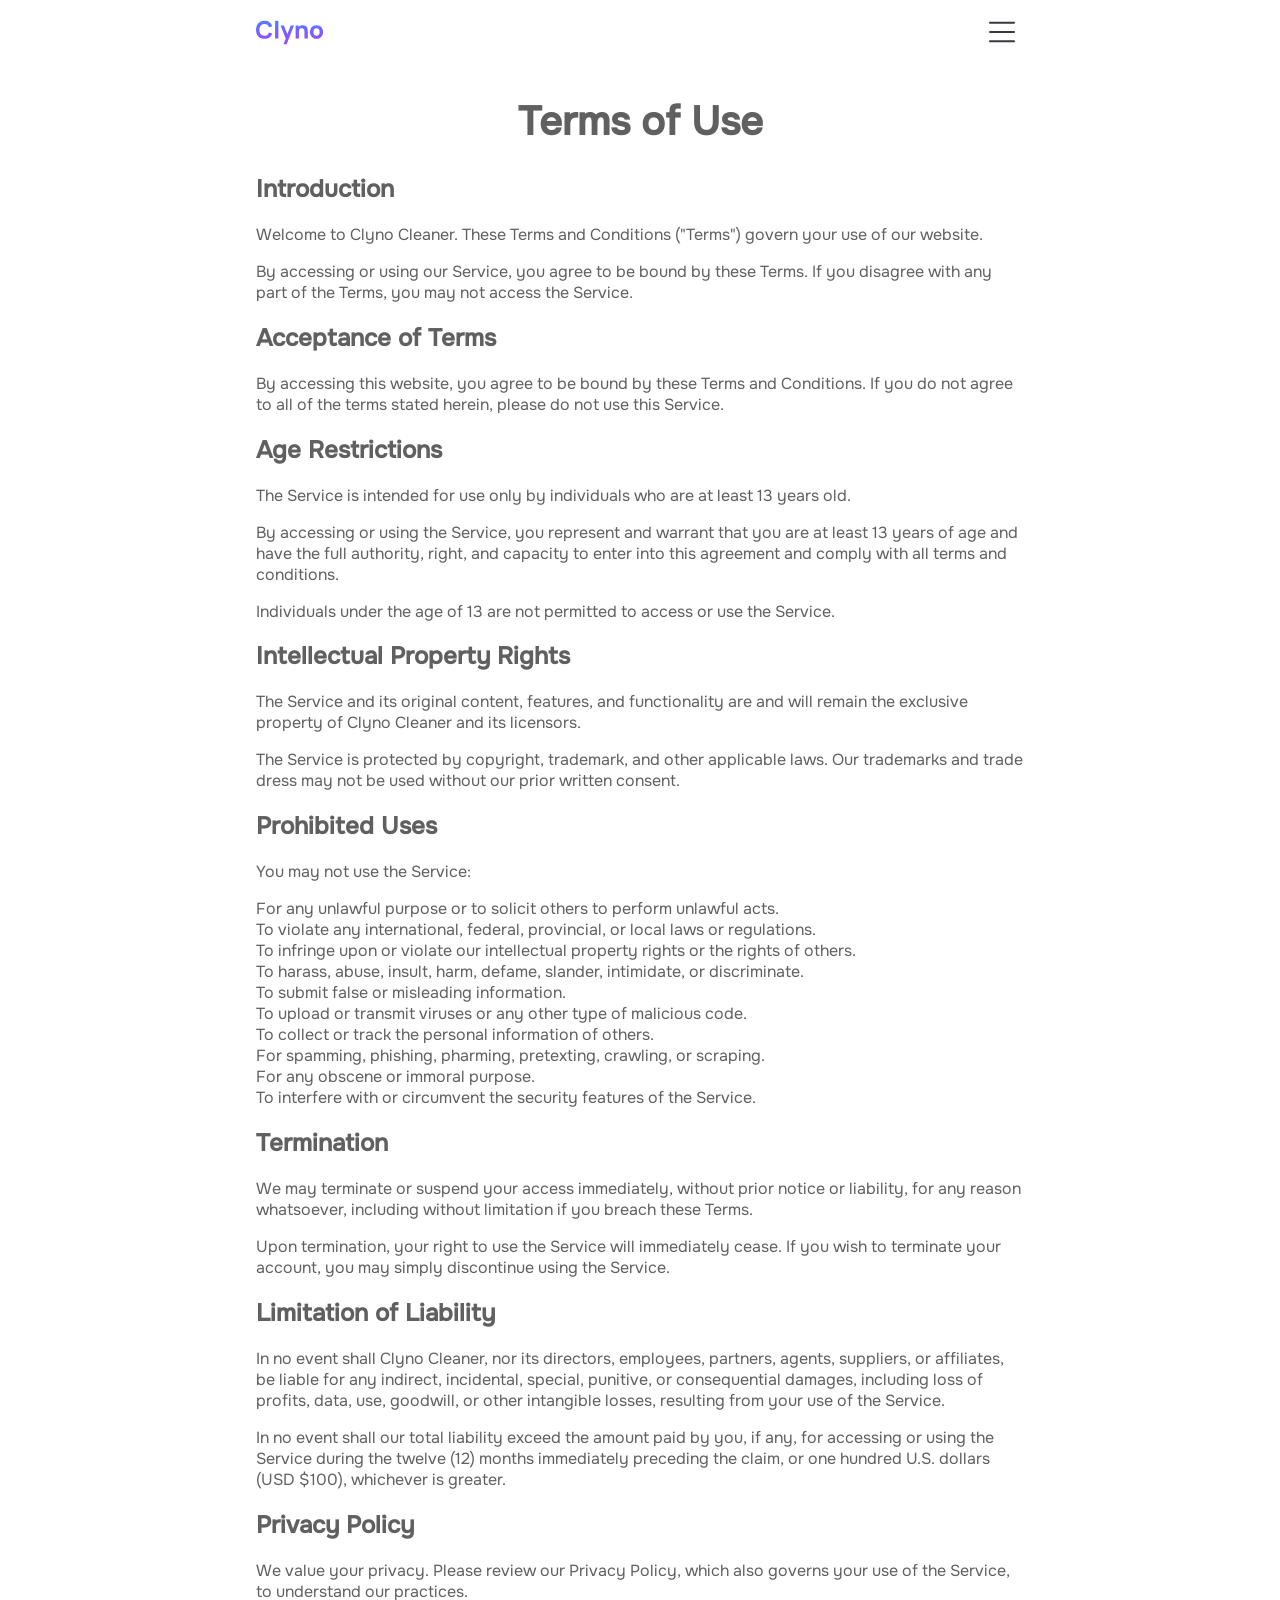
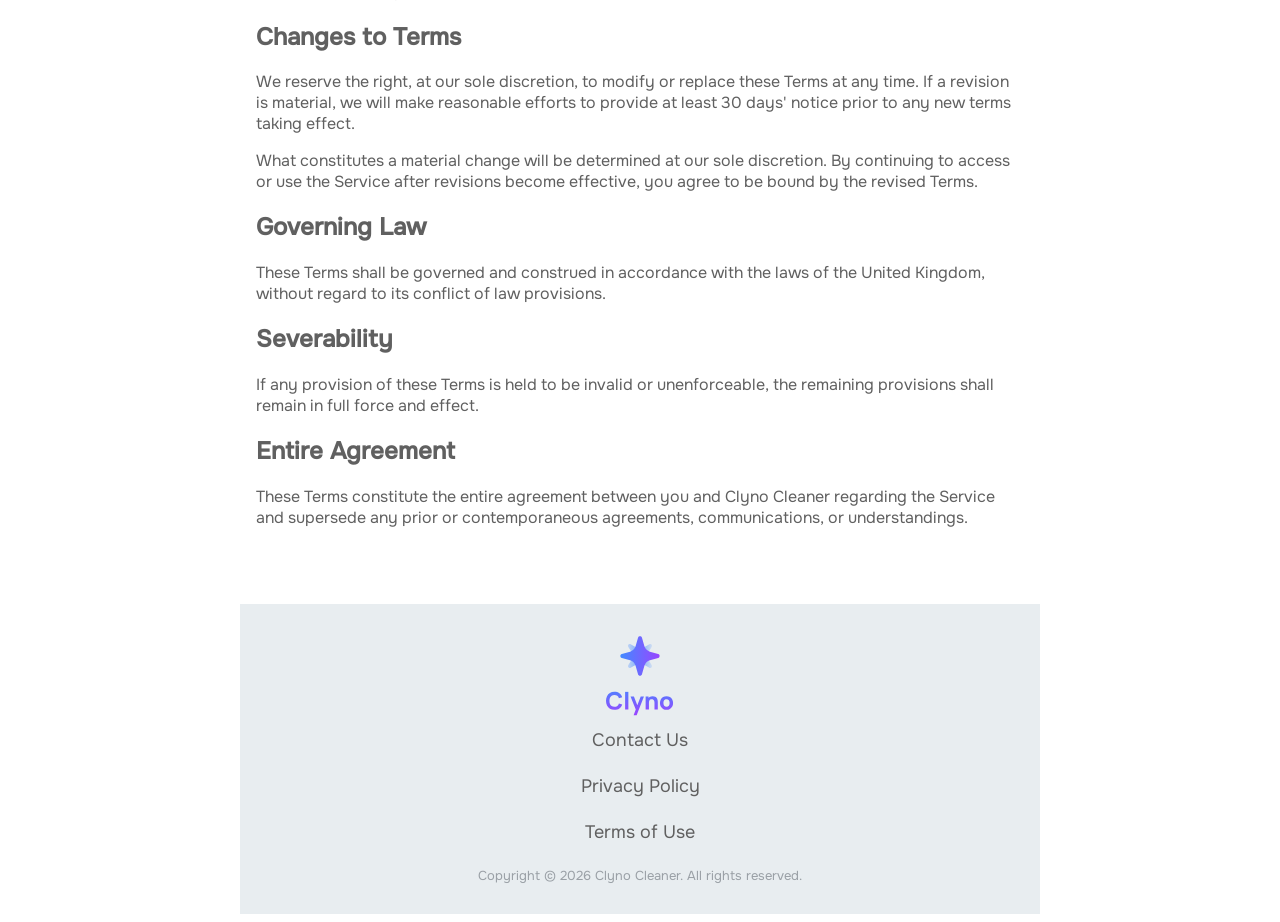
<file: clyno_terms.html>
<!doctype html>
<html lang="en">

<head>
    <meta charset="UTF-8">
    <meta name="viewport"
        content="width=device-width, user-scalable=no, initial-scale=1.0, maximum-scale=1.0, minimum-scale=1.0">
    <meta http-equiv="X-UA-Compatible" content="ie=edge">
    <link rel="stylesheet" href="css/style.css">
    <title>Clyno</title>
    <link rel="icon" type="image/svg" href="assets/img/applogo_clyno.svg">
</head>

<body>
    <header class="header header-home">
        <div class="container">
            <div class="header-content">
                <a href="index.html" class="logo">
                    <img src="assets/img/Logo.svg" alt="logo">   
                </a>
                <div class="navigation-panel">
                    <nav class="nav">
                        <div class="nav-header">
                            
                          <span class="nav-cross" id="close-nav">
                                <img width="44" height="44" viewBox="0 0 44 44" fill="none"
                                                    src="assets/img/close-nav.svg">
                            </span>
                        </div>

                        <div class="nav-inner">
                            <ul class="nav-list">
                                <li><a href="index.html#FAQ">Frequently Asked Questions</a></li>
                                <li><a href="index.html#Informations">How Does It Work?</a></li>
                                <li><a href="index.html#EmailUs">Contact Us</a></li>
                               <li ><a href="clyno_privacy.html">Privacy Policy</a></li>
                            <li><a href="clyno_terms.html">Terms of Use</a></li>
                            </ul>
                        </div>
                    </nav>
                        <div class="nav-overlay" id="nav-overlay"></div>
                        <div class="nav-sandwich" id="nav-sandwich">
                        <img width="32" height="32" viewBox="0 0 32 32" fill="none"
                                src="assets/img/menu-icon-app.svg">
                        </div>
                </div>
            </div>
        </div>
    </header>

    <div class="wrapper info-page">
        <section class="info">
    <h2 class="section-title section-title--info">
        Terms of Use
    </h2>

    <div class="container-terms-of-use">
        <h2>Introduction</h2>
<p>
    Welcome to Clyno Cleaner. These Terms and Conditions ("Terms") govern your use of our website.
<p>
    By accessing or using our Service, you agree to be bound by these Terms.
    If you disagree with any part of the Terms, you may not access the Service.
</p>

<h2>Acceptance of Terms</h2>
<p>
    By accessing this website, you agree to be bound by these Terms and Conditions.
    If you do not agree to all of the terms stated herein, please do not use this Service.
</p>

<h2>Age Restrictions</h2>
<p>
    The Service is intended for use only by individuals who are at least 13 years old.
</p>
<p>
    By accessing or using the Service, you represent and warrant that you are at least 13 years of age
    and have the full authority, right, and capacity to enter into this agreement and comply with all
    terms and conditions.
</p>
<p>
    Individuals under the age of 13 are not permitted to access or use the Service.
</p>

<h2>Intellectual Property Rights</h2>
<p>
    The Service and its original content, features, and functionality are and will remain the exclusive
    property of Clyno Cleaner and its licensors.
</p>
<p>
    The Service is protected by copyright, trademark, and other applicable laws.
    Our trademarks and trade dress may not be used without our prior written consent.
</p>

<h2>Prohibited Uses</h2>
<p>You may not use the Service:</p>
<ul>
    <li>For any unlawful purpose or to solicit others to perform unlawful acts.</li>
    <li>To violate any international, federal, provincial, or local laws or regulations.</li>
    <li>To infringe upon or violate our intellectual property rights or the rights of others.</li>
    <li>To harass, abuse, insult, harm, defame, slander, intimidate, or discriminate.</li>
    <li>To submit false or misleading information.</li>
    <li>To upload or transmit viruses or any other type of malicious code.</li>
    <li>To collect or track the personal information of others.</li>
    <li>For spamming, phishing, pharming, pretexting, crawling, or scraping.</li>
    <li>For any obscene or immoral purpose.</li>
    <li>To interfere with or circumvent the security features of the Service.</li>
</ul>

<h2>Termination</h2>
<p>
    We may terminate or suspend your access immediately, without prior notice or liability,
    for any reason whatsoever, including without limitation if you breach these Terms.
</p>
<p>
    Upon termination, your right to use the Service will immediately cease.
    If you wish to terminate your account, you may simply discontinue using the Service.
</p>

<h2>Limitation of Liability</h2>
<p>
    In no event shall Clyno Cleaner, nor its directors, employees, partners, agents,
    suppliers, or affiliates, be liable for any indirect, incidental, special, punitive,
    or consequential damages, including loss of profits, data, use, goodwill, or other
    intangible losses, resulting from your use of the Service.
</p>
<p>
    In no event shall our total liability exceed the amount paid by you, if any,
    for accessing or using the Service during the twelve (12) months immediately
    preceding the claim, or one hundred U.S. dollars (USD $100), whichever is greater.
</p>

<h2>Privacy Policy</h2>
<p>
    We value your privacy. Please review our Privacy Policy, which also governs your use
    of the Service, to understand our practices.
</p>

<h2>Changes to Terms</h2>
<p>
    We reserve the right, at our sole discretion, to modify or replace these Terms at any time.
    If a revision is material, we will make reasonable efforts to provide at least 30 days'
    notice prior to any new terms taking effect.
</p>
<p>
    What constitutes a material change will be determined at our sole discretion.
    By continuing to access or use the Service after revisions become effective,
    you agree to be bound by the revised Terms.
</p>

<h2>Governing Law</h2>
<p>
    These Terms shall be governed and construed in accordance with the laws of the United Kingdom,
    without regard to its conflict of law provisions.
</p>

<h2>Severability</h2>
<p>
    If any provision of these Terms is held to be invalid or unenforceable,
    the remaining provisions shall remain in full force and effect.
</p>

<h2>Entire Agreement</h2>
<p>
    These Terms constitute the entire agreement between you and Clyno Cleaner
    regarding the Service and supersede any prior or contemporaneous agreements,
    communications, or understandings.
</p>
    </div>
</section>
    </div>
        <footer class="footer">
            <div class="container-footer">
                <div class="footer-content">
                    <a href="index.html" class="logo">
                        <img src="assets/img/applogo_clyno.svg" alt="logo">
                        
                    </a>
                    <a href="index.html" class="logo">
                    <img src="assets/img/Logo.svg" alt="logo">
                        </a>
                    <nav class="footer-nav">
                        <ul class="footer-list">
                            <li><a href="index.html#EmailUs">Contact Us</a></li>
                            <li><a href="clyno_privacy.html">Privacy Policy</a></li>
                            <li><a href="clyno_terms.html">Terms of Use</a></li>
                        </ul>
                    </nav>
                    
                </div>
                <div class="copy-text">
                    Copyright © <script>document.write(new Date().getFullYear());</script> Clyno Cleaner. All rights reserved.
                </div>
            </div>
        </footer>
        
    


    <script src="https://code.jquery.com/jquery-3.7.1.js"
        integrity="sha256-eKhayi8LEQwp4NKxN+CfCh+3qOVUtJn3QNZ0TciWLP4=" crossorigin="anonymous"></script>
    <script src="https://web3forms.com/client/script.js" async defer></script>
    <script src="js/main.js"></script>
</body>
</html>
</file>
<file: css/style.css>
@import "../assets/font/stylesheet.css";

@font-face {
  font-family: 'Onest';
  src: url('../assets/font/Onest-Regular.woff2') format('woff2');
  font-weight: 400;
  font-style: normal;
}

@font-face {
  font-family: 'Onest';
  src: url('../assets/font/Onest-Medium.woff2') format('woff2');
  font-weight: 500;
  font-style: normal;
}

h1, h2, h3, h4, h5, h6, .main-title, .section-title {
    font-weight: 700; 
}

p, span, li, a, input, textarea {
    font-weight: 400; 
}

:root {
  --color-primary: #FFFFFF;

}

*{
  padding: 0;
  text-decoration: none;
  list-style-type: none;
  outline: none;
  border: none;
  font-family: "Onest", sans-serif;
}

body{
  
}

html, body {
  font-family: "Onest", sans-serif;
  -webkit-font-smoothing: antialiased;
  -moz-osx-font-smoothing: grayscale;
}

.container{
  max-width: 768px;
  padding: 0 16px;
  margin: 0 auto;
}

.header{
  width: 100%;
  position: fixed;
  left: 0;
  top: 0;
  padding: 10px 0;
  z-index: 10;
  transition: .3s;
}

.header.header-home.scroll{
  
  box-shadow: 0px 15px 50px -12px rgba(0, 0, 0, 0.1);
}

.header.scroll{
  background: #fff;
  box-shadow: 0px 15px 50px -12px rgba(0, 0, 0, 0.1);
}

.header-content{
  display: flex;
  justify-content: space-between;
}

.logo{
  color: white;
  display: flex;
  gap: 8px;
  align-items: center;
}

.logo img{
  display: block;
  width="44"; 
    height="44";
}

.nav {
  position: fixed;
  top: 0;
  right: 0;
  width: 75%;
  max-width: 380px;
  height: 100vh;
  background: linear-gradient(180deg, #4489FF, #9747FF);
  z-index: 1001;
  transform: translateX(100%);
  transition: transform 0.3s ease;
}

.nav-inner {
    padding: 250px 20px;
    text-align: center;
}


.nav.active {
    transform: translateX(0);
    }

.nav-header {
    display: flex;
    align-items: center;
    justify-content: space-between;
    padding: 16px 20px;
    }

.nav-cross {
    background: none;
    border: none;
    padding: 0;
    cursor: pointer;
}

.nav-cross img {
    width: 32px;
    height: 32px;
}

.nav .primary-btn{
  width: 246px;
  height: 60px;
  font-size: 14px;
  font-style: normal;
  font-weight: 500;
  line-height: 24px;
  text-transform: uppercase;
  border-radius: 20px;
}

.nav-list {
    text-align: left;
    list-style: none;
    padding: 0;
    margin: 0;
}

.nav-list li {
    margin-bottom: 24px;
}

.nav-list a {
    font-size: 24px;
    color: #ffffff;
    text-decoration: none;
}

.nav-sandwich{
  display: flex;
  justify-content: center;
  align-items: center;
  width: 44px;
  height: 44px;
}

.nav-overlay {
  position: fixed;
  inset: 0;
  background: rgba(0, 0, 0, 0.45);
  z-index: 1000;
  opacity: 0;
  visibility: hidden;
  transition: opacity 0.3s ease;
}

.nav-overlay.active {
  opacity: 1;
  visibility: visible;
}

.main {
  padding-top: 60px;
  position: relative;
  display: flex;
  align-items: center;
  background: var(--color-primary);
  width: 100%;
  height: 82vh;
}

.main-title{
  font-size: 40px;
  font-style: normal;
  font-weight: 700;
  line-height: 40px;
  color: #31515D;
  margin: 60px 10px 16px;
}

.main-description{
  color: #606060;
  font-size: 20px;
  font-style: normal;
  font-weight: 400;
  line-height: normal;
  text-align: center;
}

.main-banner{
  display: flex;
  flex-direction: column;
  align-items: center;
}

.main-banner-img{
 
}

.main-banner-img img{
  display: block;
  width: 100%;
}
.info-bloсk{
    position: relative;
    padding: 28px 0;
    background-color: #FFFFFF;
}

.info-bloсk-list{
  display: flex;
  flex-direction: column;
  gap: 16px;
  margin-top: 32px;
}

.info-bloсk-card{
  
  display: flex;
  flex-direction: column;
  align-items: center;
  max-width: 370px;
  margin: 0 auto;
}

@media (max-width: 768px) {
  .info-bloсk-card {
    max-width: none;   
    margin: 0; 
  }
}


.info-bloсk-card-text{
  color: #606060;
  text-align: left;
  font-size: 17px;
  font-style: normal;
  font-weight: 400;
  line-height: normal;
}

.main-banner-img img{
  display: block;
  width: 100%;
}



.image-info img{
 -webkit-mask-image: linear-gradient(
    to top,
    transparent 0%,
    black 40%
  );
  mask-image: linear-gradient(
    to top,
    transparent 0%,
    black 40%
  );
}

.section-title {
  color: #606060;
  text-align: left;
  font-size: 40px;
  font-style: normal;
  font-weight: 700;
  line-height: 40px;
  margin: 0 auto;
}

.section-subtitle {
  color: #606060;
  text-align: left;
  font-size: 24px;
  font-style: normal;
  font-weight: 700;
  line-height: 40px;
  margin: 0;
}

.section-title-forms{
  width: 100%;
  color: #606060;
  text-align: left;
  font-size: 40px;
  font-style: normal;
  font-weight: 700;
  line-height: 40px;
  margin: 0 auto;
}

.section-title-forms-fql{
  color: #606060;
  text-align: left;
  font-size: 40px;
  font-style: normal;
  font-weight: 700;
  line-height: 40px;
  margin: 0 auto;
}

.reviews {
  padding: 60px 0;
}

.reviews-subtitle {
  text-align: left;
  color: #7a7a7a;
  margin-top: 8px;
  margin-bottom: 8px;
}

.reviews-slider {
  display: flex;
  gap: 16px;
  overflow-x: auto;
  scroll-snap-type: x mandatory;
  -webkit-overflow-scrolling: touch;
  padding: 30px 0;
}

.reviews-slider::-webkit-scrollbar {
  display: none;
}

.review-card {
  min-width: 260px;
  max-width: 270px;
  background: #e2e2e27d;
  border-radius: 20px;
  padding: 20px;
  box-shadow: 0 8px 24px rgba(0,0,0,.08);
  opacity: .5;
  transform: scale(.95);
  transition: .3s ease;
  scroll-snap-align: center;
  cursor: pointer;
}

.review-card.active {
  opacity: 1;
  transform: scale(1);
  border: 2px solid #4a7cff;
}

.review-name {
  font-weight: 600;
}

.review-stars {
  color: #FFC107;
  margin: 6px 0;
}


.faq{
    position: relative;
    padding: 10px 0px 0px;
}

.faq-el-text{
  max-width: 100%;
  color: #606060;
  font-size: 18px;
  font-style: normal;
  font-weight: 400;
  line-height: 22px;
  margin: 16px 0;
}

.faq-el-text:last-child{
  margin-bottom: 0;
}


.faq-frame {
  position: relative;
  padding: 2px; 
  border-radius: 28px;
  background: linear-gradient(180deg, #4489FF, #9747FF);
  margin-top: 20px;
}

.faq-list {
  background: #ffffff;
  border-radius: 26px;
  padding: 8px 0;
  
}


.faq-el {
  padding: 22px 16px;
  cursor: pointer;
}

/* линия между элементами */
.faq-el:not(:last-child) {
  border-bottom: 1px solid #e6eef2;
}

.faq-el-head{
  display: flex;
  justify-content: space-between;
  align-items: center;
  overflow: hidden;
}

.faq-el-body{
  display: none;
}

.faq-el-head-text{
  color: #606060;
  font-size: 18px;
  font-weight: 600;
  line-height: 22px;
}

@media (max-width: 768px) {
  .faq-el-head-text {
    max-width: 300px;
  }
}

.faq-el-head-itm{
  display: flex;
  justify-content: center;
  align-items: center;
  width: 42px;
  height: 42px;
  background: var(--color-primary);
  border-radius: 8.1px;
}

.faq-el.active .faq-el-head-itm{
  background: var(--color-primary);
}

.faq-el-head-itm-minus{
  display: none;
}


.faq-el.active .faq-el-head-itm-plus{
  display: none;
}

.faq-el.active .faq-el-head-itm-minus{
  display: block;
}

.faq-el-head-itm img{
  width: 20px;
  height: 20px;
  display: block;
}

.faq-el {
  cursor: pointer;
}

.faq-el.active .faq-el-body{
  margin-top: 8px;
}

.form-block {
    padding: 28px 0;
   
}

.form {
    display: flex;
    flex-direction: column;
    gap: 7px;
    padding: 8px 0px;
    border-radius: 22px;
    margin-top: 14px;
}

.form-group {
  padding: 2px; 
  border-radius: 18px;
  background: linear-gradient(180deg, #4489FF, #9747FF);
}


.form-group input{
   width: 96%;
  border-radius: 16px;
  background: #ffffff;
  padding: 18px 15px 18px 15px;
  font-size: 16px;
  color: #606060;
  border: none;
  outline: none;
  resize: none; 
}
.form-group textarea {
  width: 96%;
  border-radius: 16px;
  background: #ffffff;
  padding: 18px 15px 18px 15px;
  font-size: 16px;
  color: #606060;
  border: none;
  outline: none;
  resize: none;
  margin-bottom: -4px;
}



.form-group textarea {
    height: 140px;
}

.form-group input::placeholder,
.form-group textarea::placeholder {
  color: #b0b0b0;
  padding: 0;
}


.form-group:focus-within {
  background: linear-gradient(180deg, #4489FF, #9747FF);
}


.form-button button {
  background: linear-gradient(180deg, #4489FF, #9747FF);
    display: flex;
  justify-content: center;
  align-items: center;
  height: 60px;
  padding: 35px;
  color: #FFFFFF;
  font-size: 18px;
  font-weight: 500;
  line-height: 18px;
  letter-spacing: 0.5px;
  text-align: center;
  border-radius: 33px;
  margin: 15px auto;
}

.container-footer{
  max-width: 768px;
  padding: 30px 16px;
  margin: 0 auto;
  background-color: #E8EDF0;
}

.footer-content{
  display: flex;
  flex-direction: column;
  align-items: center;
  gap: 13px;
}

.logo-footer{
 color: black !important;
}

.black{
  color: black !important;
}


.footer {
  padding-top: 60px;
}

.footer-content {
  text-align: center;
}

.footer-nav a {
  color: #7a7a7a;
  font-size: 14px;
}

.copy-text {
  color: #9aa0a6;
  font-size: 13px;
  text-align: center;
}

.footer-list{
    text-align: center;
    list-style: none;
    padding: 0;
    margin: 0;
}

.footer-list li {
    margin-bottom: 24px;
}

.footer-list a {
    font-size: 18px;
    color: #606060;
    text-decoration: none;
}

@media (max-width:380px){
  .main-banner-img {
    max-width: 190px;
  }

  .section-title {
    font-size: 28px;
  }

  .section-title-forms,
  .section-title-forms-fql {
    font-size: 28px;
  }
}

@media (max-width:430px){
.form-group input, 
    .form-group textarea{
    width: 92%
    }
}

@media (max-width:390px){
.form-group input, 
    .form-group textarea{
    width: 91%
    }
}

@media (max-width:375px){
.form-group input, 
    .form-group textarea{
    width: 90.5%
    }
}
@media (min-width: 1024px) {
  .reviews-slider {
    overflow-x: scroll;     /* важно! */
    overflow-y: hidden;
    scrollbar-width: none;
  }

  .reviews-slider::-webkit-scrollbar {
    display: none;
  }

  .review-card {
    
    cursor: pointer;
    transition: .3s ease;
  }

  .review-card:not(.active) {
    opacity: .5;
    transform: scale(.95);
  }

  .review-card.active {
    opacity: 1;
    transform: scale(1);
    border: 2px solid #4a7cff;
  }
}

.section-title--info{
  text-align: center;
  margin-bottom: 32px;
}

.wrapper{
  overflow: hidden;
  padding-top: 94px;
}

.wrapper-home{
  padding: 0;
}

.container-privacy-policy{
  max-width: 768px;
  padding: 0 16px;
  margin: 0 auto;
  color: #606060;
}
.container-terms-of-use{
  max-width: 768px;
  padding: 0 16px;
  margin: 0 auto;
  color: #606060;
}
</file>
